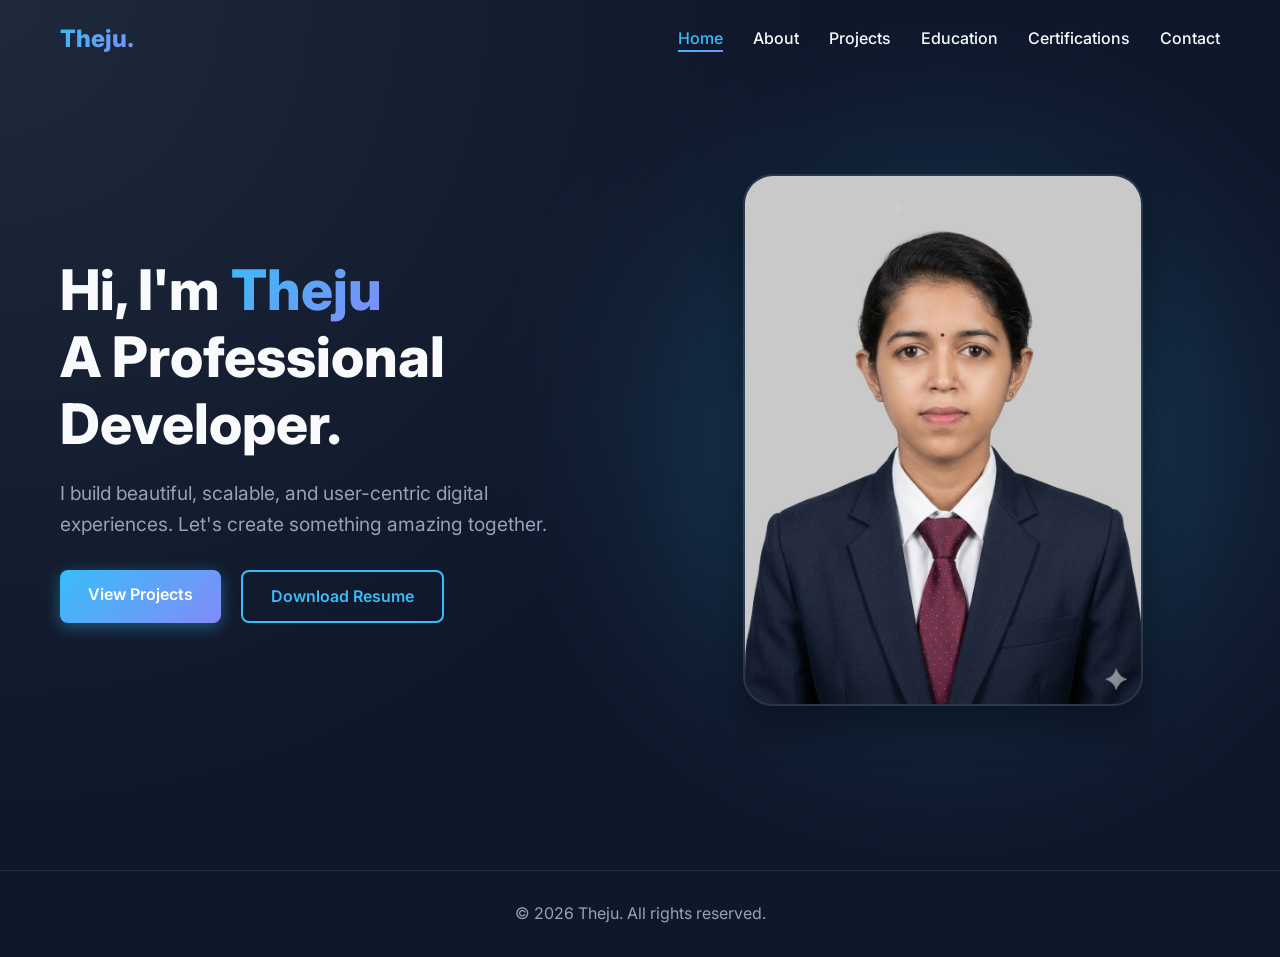
<file: index.html>
<!DOCTYPE html>
<html lang="en">
<head>
    <meta charset="UTF-8">
    <meta name="viewport" content="width=device-width, initial-scale=1.0">
    <title>Theju | Professional Portfolio</title>
    <meta name="description" content="Professional portfolio of Theju, showcasing projects, skills, and experience.">
    <link rel="stylesheet" href="styles.css">
    <style>
        .hero {
            display: flex;
            align-items: center;
            justify-content: space-between;
            min-height: calc(100vh - 80px);
            gap: 50px;
        }

        .hero-content {
            flex: 1;
        }

        .hero-title {
            font-size: 3.5rem;
            font-weight: 800;
            margin-bottom: 20px;
            line-height: 1.2;
        }

        .hero-title span {
            background: var(--accent-gradient);
            -webkit-background-clip: text;
            -webkit-text-fill-color: transparent;
        }

        .hero-subtitle {
            font-size: 1.2rem;
            color: var(--text-secondary);
            margin-bottom: 30px;
            max-width: 500px;
        }

        .hero-actions {
            display: flex;
            gap: 20px;
        }

        .hero-image {
            flex: 1;
            display: flex;
            justify-content: center;
            position: relative;
        }

        .hero-image img {
            width: 100%;
            max-width: 400px;
            border-radius: 30px;
            object-fit: cover;
            position: relative;
            z-index: 2;
            box-shadow: 0 20px 40px rgba(0, 0, 0, 0.4);
            border: 2px solid rgba(255, 255, 255, 0.1);
        }

        /* Decorative blur behind image */
        .hero-image::before {
            content: '';
            position: absolute;
            top: 50%;
            left: 50%;
            transform: translate(-50%, -50%);
            width: 100%;
            height: 100%;
            background: var(--accent-color);
            filter: blur(100px);
            opacity: 0.2;
            z-index: 1;
            border-radius: 50%;
        }

        @media (max-width: 900px) {
            .hero {
                flex-direction: column-reverse;
                text-align: center;
                padding-top: 50px;
            }
            .hero-subtitle {
                margin: 0 auto 30px;
            }
            .hero-actions {
                justify-content: center;
            }
            .hero-title {
                font-size: 2.5rem;
            }
        }
    </style>
</head>
<body>

    <!-- Navigation -->
    <nav class="navbar">
        <div class="container nav-content">
            <a href="index.html" class="logo">Theju.</a>
            <button class="mobile-menu-btn">☰</button>
            <ul class="nav-links">
                <li><a href="index.html">Home</a></li>
                <li><a href="about.html">About</a></li>
                <li><a href="projects.html">Projects</a></li>
                <li><a href="education.html">Education</a></li>
                <li><a href="certifications.html">Certifications</a></li>
                <li><a href="contact.html">Contact</a></li>
            </ul>
        </div>
    </nav>

    <!-- Main Content -->
    <main class="container">
        <section class="hero fade-in">
            <div class="hero-content">
                <h1 class="hero-title">Hi, I'm <span>Theju</span><br>A Professional<br>Developer.</h1>
                <p class="hero-subtitle">I build beautiful, scalable, and user-centric digital experiences. Let's create something amazing together.</p>
                <div class="hero-actions">
                    <a href="projects.html" class="btn btn-primary">View Projects</a>
                    <a href="assets/resume.pdf" download="Theju_Resume.pdf" class="btn btn-outline">Download Resume</a>
                </div>
            </div>
            <div class="hero-image">
                <img src="assets/profile.jpeg" alt="Theju Profile Photo">
            </div>
        </section>
    </main>

    <!-- Footer -->
    <footer>
        <div class="container">
            <p>&copy; 2026 Theju. All rights reserved.</p>
        </div>
    </footer>

    <script src="script.js"></script>
</body>
</html>
</file>
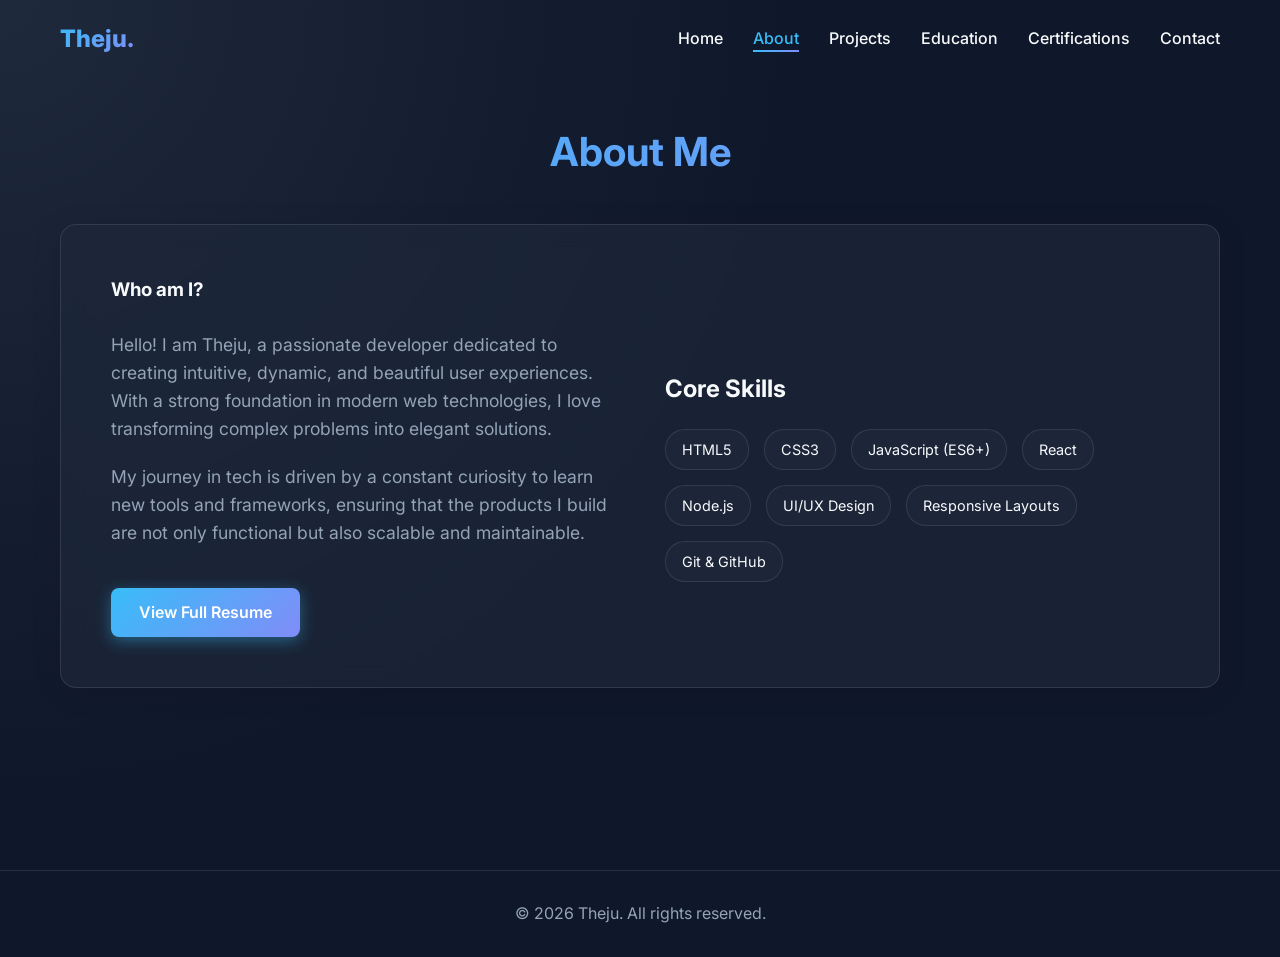
<file: about.html>
<!DOCTYPE html>
<html lang="en">
<head>
    <meta charset="UTF-8">
    <meta name="viewport" content="width=device-width, initial-scale=1.0">
    <title>About | Theju Portfolio</title>
    <meta name="description" content="About Theju - Professional background and skills.">
    <link rel="stylesheet" href="styles.css">
    <style>
        .about-grid {
            display: grid;
            grid-template-columns: 1fr 1fr;
            gap: 50px;
            align-items: center;
        }

        .about-text p {
            color: var(--text-secondary);
            margin-bottom: 20px;
            font-size: 1.1rem;
        }

        .skills-container {
            margin-top: 40px;
        }

        .skills-container h3 {
            margin-bottom: 20px;
            font-size: 1.5rem;
        }

        .skills-grid {
            display: flex;
            flex-wrap: wrap;
            gap: 15px;
        }

        .skill-tag {
            background: var(--card-bg);
            border: 1px solid var(--card-border);
            padding: 8px 16px;
            border-radius: 20px;
            font-size: 0.9rem;
            color: var(--text-primary);
            transition: all var(--transition-speed);
        }

        .skill-tag:hover {
            border-color: var(--accent-color);
            transform: translateY(-2px);
            box-shadow: 0 4px 10px rgba(56, 189, 248, 0.2);
        }

        .about-actions {
            margin-top: 40px;
        }

        @media (max-width: 900px) {
            .about-grid {
                grid-template-columns: 1fr;
            }
        }
    </style>
</head>
<body>

    <!-- Navigation -->
    <nav class="navbar">
        <div class="container nav-content">
            <a href="index.html" class="logo">Theju.</a>
            <button class="mobile-menu-btn">☰</button>
            <ul class="nav-links">
                <li><a href="index.html">Home</a></li>
                <li><a href="about.html">About</a></li>
                <li><a href="projects.html">Projects</a></li>
                <li><a href="education.html">Education</a></li>
                <li><a href="certifications.html">Certifications</a></li>
                <li><a href="contact.html">Contact</a></li>
            </ul>
        </div>
    </nav>

    <!-- Main Content -->
    <main class="container">
        <section class="fade-in">
            <h2 class="section-title">About Me</h2>
            <div class="about-grid glass-panel" style="padding: 50px;">
                <div class="about-text">
                    <h3>Who am I?</h3>
                    <br>
                    <p>Hello! I am Theju, a passionate developer dedicated to creating intuitive, dynamic, and beautiful user experiences. With a strong foundation in modern web technologies, I love transforming complex problems into elegant solutions.</p>
                    <p>My journey in tech is driven by a constant curiosity to learn new tools and frameworks, ensuring that the products I build are not only functional but also scalable and maintainable.</p>
                    
                    <div class="about-actions">
                        <a href="assets/resume.pdf" target="_blank" class="btn btn-primary">View Full Resume</a>
                    </div>
                </div>
                
                <div class="skills-container">
                    <h3>Core Skills</h3>
                    <div class="skills-grid">
                        <span class="skill-tag">HTML5</span>
                        <span class="skill-tag">CSS3</span>
                        <span class="skill-tag">JavaScript (ES6+)</span>
                        <span class="skill-tag">React</span>
                        <span class="skill-tag">Node.js</span>
                        <span class="skill-tag">UI/UX Design</span>
                        <span class="skill-tag">Responsive Layouts</span>
                        <span class="skill-tag">Git & GitHub</span>
                    </div>
                </div>
            </div>
        </section>
    </main>

    <!-- Footer -->
    <footer>
        <div class="container">
            <p>&copy; 2026 Theju. All rights reserved.</p>
        </div>
    </footer>

    <script src="script.js"></script>
</body>
</html>
</file>
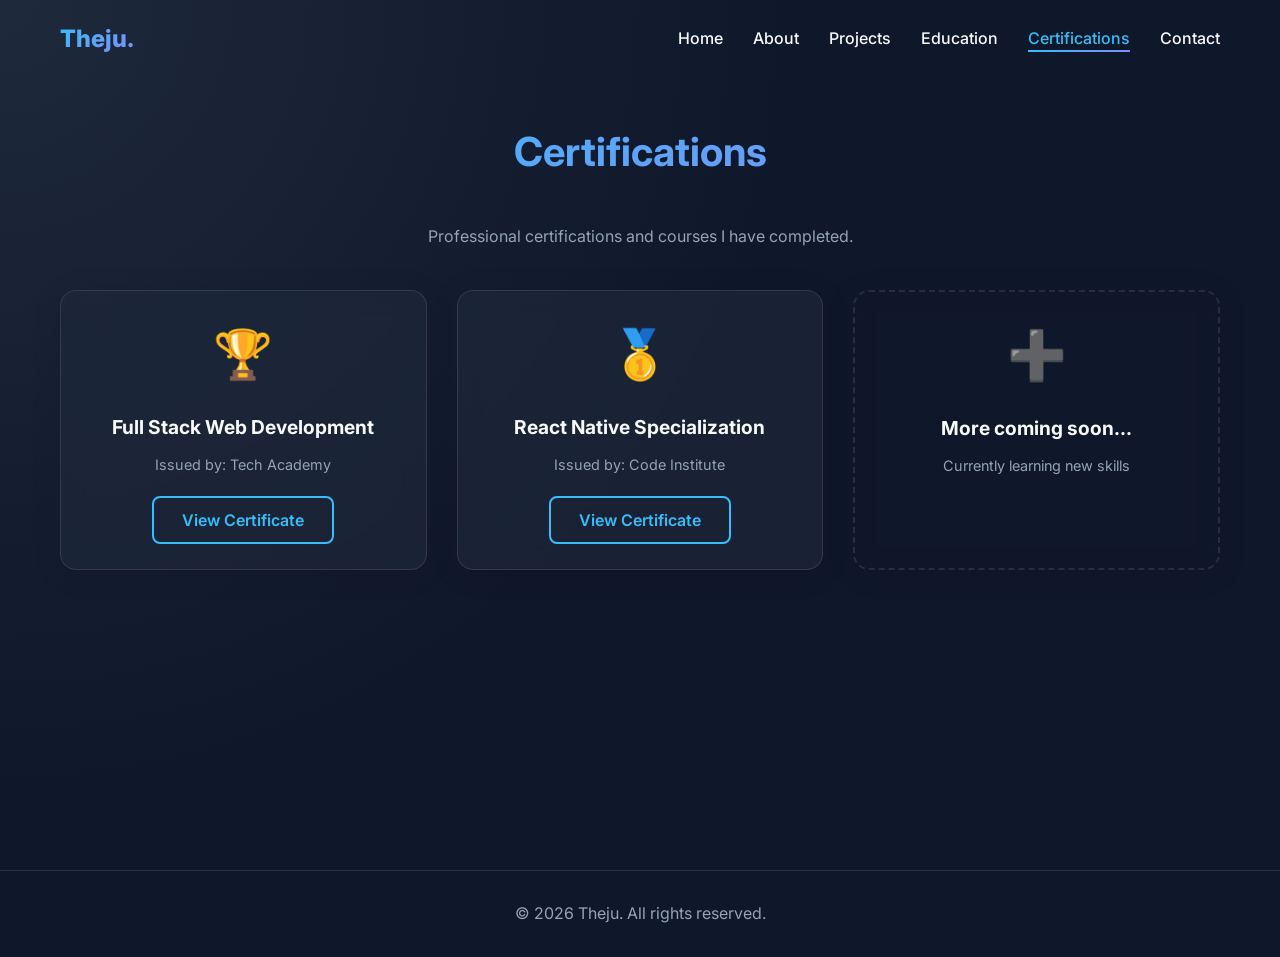
<file: certifications.html>
<!DOCTYPE html>
<html lang="en">
<head>
    <meta charset="UTF-8">
    <meta name="viewport" content="width=device-width, initial-scale=1.0">
    <title>Certifications | Theju Portfolio</title>
    <meta name="description" content="Certifications earned by Theju.">
    <link rel="stylesheet" href="styles.css">
    <style>
        .cert-grid {
            display: grid;
            grid-template-columns: repeat(auto-fit, minmax(280px, 1fr));
            gap: 30px;
            margin-top: 40px;
        }

        .cert-card {
            padding: 25px;
            text-align: center;
            transition: all var(--transition-speed);
        }

        .cert-card:hover {
            transform: translateY(-5px);
            border-color: var(--accent-color);
            box-shadow: 0 10px 30px rgba(56, 189, 248, 0.1);
        }

        .cert-icon {
            font-size: 3rem;
            margin-bottom: 20px;
            display: block;
        }

        .cert-title {
            font-size: 1.2rem;
            margin-bottom: 10px;
            color: var(--text-primary);
        }

        .cert-issuer {
            color: var(--text-secondary);
            font-size: 0.9rem;
            margin-bottom: 20px;
        }

        /* Modal Styles for viewing certificates */
        .modal {
            display: none;
            position: fixed;
            z-index: 2000;
            left: 0;
            top: 0;
            width: 100%;
            height: 100%;
            background-color: rgba(15, 23, 42, 0.9);
            backdrop-filter: blur(5px);
        }

        .modal-content {
            margin: auto;
            display: block;
            max-width: 90%;
            max-height: 90%;
            position: relative;
            top: 50%;
            transform: translateY(-50%);
            border-radius: 8px;
            box-shadow: 0 0 40px rgba(0,0,0,0.5);
        }

        .close-modal {
            position: absolute;
            top: 15px;
            right: 35px;
            color: #f1f1f1;
            font-size: 40px;
            font-weight: bold;
            cursor: pointer;
            z-index: 2001;
        }

        .close-modal:hover,
        .close-modal:focus {
            color: var(--accent-color);
            text-decoration: none;
            cursor: pointer;
        }
    </style>
</head>
<body>

    <!-- Navigation -->
    <nav class="navbar">
        <div class="container nav-content">
            <a href="index.html" class="logo">Theju.</a>
            <button class="mobile-menu-btn">☰</button>
            <ul class="nav-links">
                <li><a href="index.html">Home</a></li>
                <li><a href="about.html">About</a></li>
                <li><a href="projects.html">Projects</a></li>
                <li><a href="education.html">Education</a></li>
                <li><a href="certifications.html" class="active">Certifications</a></li>
                <li><a href="contact.html">Contact</a></li>
            </ul>
        </div>
    </nav>

    <!-- Main Content -->
    <main class="container">
        <section class="fade-in">
            <h2 class="section-title">Certifications</h2>
            <p style="text-align: center; color: var(--text-secondary); margin-bottom: 40px;">Professional certifications and courses I have completed.</p>
            
            <div class="cert-grid">
                <!-- Certification Placeholder 1 -->
                <div class="cert-card glass-panel">
                    <span class="cert-icon">🏆</span>
                    <h3 class="cert-title">Full Stack Web Development</h3>
                    <p class="cert-issuer">Issued by: Tech Academy</p>
                    <!-- Update 'data-src' with actual certificate image path later -->
                    <button class="btn btn-outline view-cert-btn" data-src="assets/cert_placeholder.jpg">View Certificate</button>
                </div>

                <!-- Certification Placeholder 2 -->
                <div class="cert-card glass-panel">
                    <span class="cert-icon">🥇</span>
                    <h3 class="cert-title">React Native Specialization</h3>
                    <p class="cert-issuer">Issued by: Code Institute</p>
                    <button class="btn btn-outline view-cert-btn" data-src="assets/cert_placeholder.jpg">View Certificate</button>
                </div>
                
                <!-- Certification Placeholder 3 -->
                <div class="cert-card glass-panel" style="border: 2px dashed var(--card-border); background: transparent;">
                    <span class="cert-icon">➕</span>
                    <h3 class="cert-title">More coming soon...</h3>
                    <p class="cert-issuer">Currently learning new skills</p>
                </div>
            </div>
        </section>
    </main>

    <!-- Certificate Modal -->
    <div id="certModal" class="modal">
        <span class="close-modal">&times;</span>
        <img class="modal-content" id="modalImg" alt="Certificate">
    </div>

    <!-- Footer -->
    <footer>
        <div class="container">
            <p>&copy; 2026 Theju. All rights reserved.</p>
        </div>
    </footer>

    <script src="script.js"></script>
    <script>
        // Modal Logic
        const modal = document.getElementById("certModal");
        const modalImg = document.getElementById("modalImg");
        const btns = document.querySelectorAll(".view-cert-btn");
        const span = document.getElementsByClassName("close-modal")[0];

        btns.forEach(btn => {
            btn.addEventListener('click', function() {
                // To prevent broken image icon before actual certs are added:
                // modal.style.display = "block";
                // modalImg.src = this.getAttribute('data-src');
                alert("Certificate viewing feature is ready! Add your certificate images to the 'assets' folder and update the data-src attribute.");
            });
        });

        span.onclick = function() {
            modal.style.display = "none";
        }

        window.onclick = function(event) {
            if (event.target == modal) {
                modal.style.display = "none";
            }
        }
    </script>
</body>
</html>
</file>
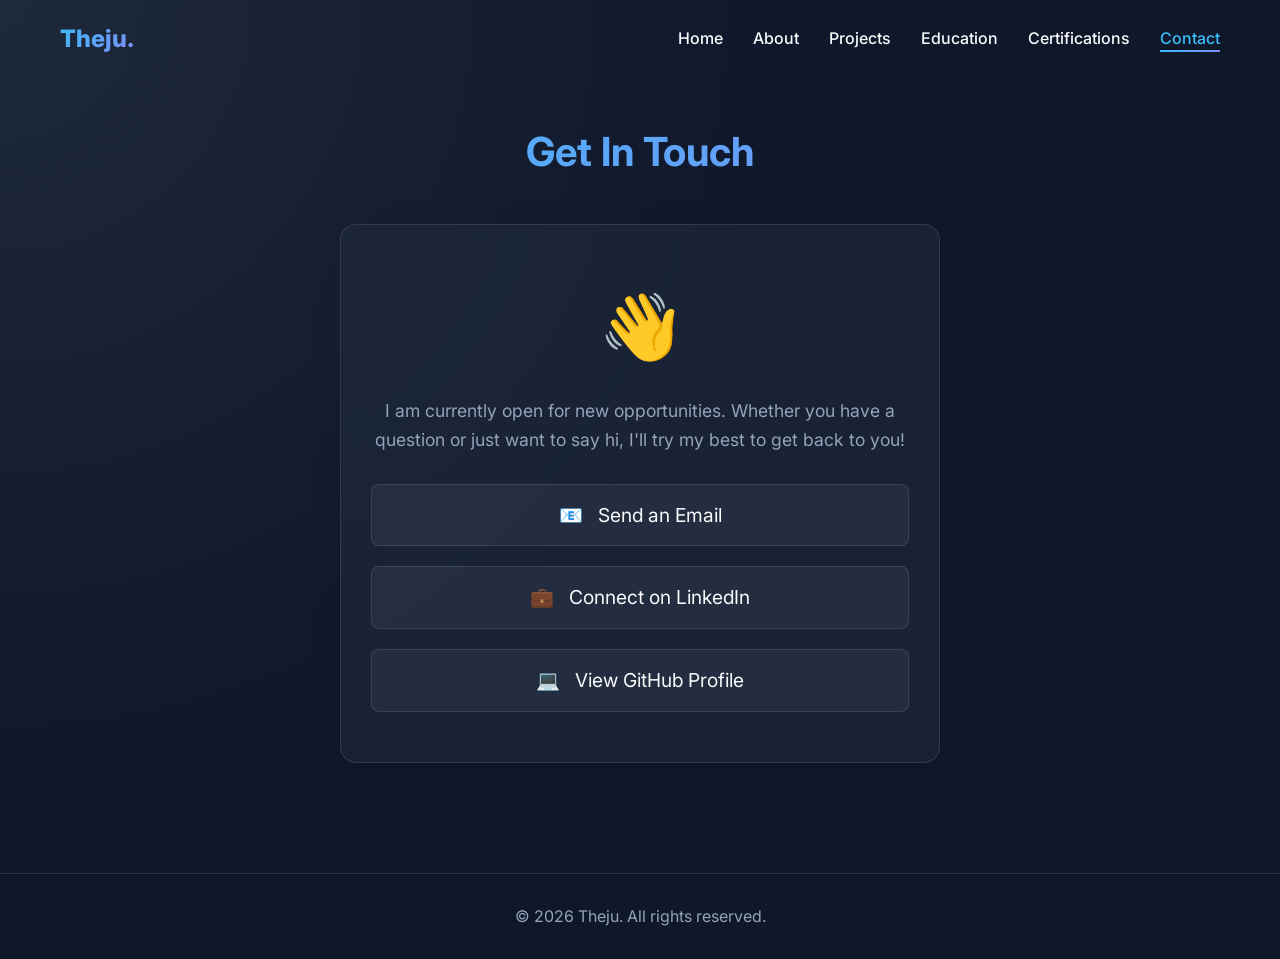
<file: contact.html>
<!DOCTYPE html>
<html lang="en">
<head>
    <meta charset="UTF-8">
    <meta name="viewport" content="width=device-width, initial-scale=1.0">
    <title>Contact | Theju Portfolio</title>
    <meta name="description" content="Contact Theju for opportunities and collaboration.">
    <link rel="stylesheet" href="styles.css">
    <style>
        .contact-container {
            max-width: 600px;
            margin: 0 auto;
            text-align: center;
        }

        .contact-panel {
            padding: 50px 30px;
        }

        .contact-icon {
            font-size: 4rem;
            margin-bottom: 20px;
            display: block;
        }

        .contact-desc {
            color: var(--text-secondary);
            margin-bottom: 30px;
            font-size: 1.1rem;
        }

        .contact-links {
            display: flex;
            flex-direction: column;
            gap: 20px;
            align-items: center;
        }

        .contact-item {
            display: flex;
            align-items: center;
            gap: 15px;
            color: var(--text-primary);
            text-decoration: none;
            font-size: 1.2rem;
            transition: color var(--transition-speed);
            padding: 15px 30px;
            background: rgba(255, 255, 255, 0.05);
            border-radius: 8px;
            width: 100%;
            justify-content: center;
            border: 1px solid var(--card-border);
        }

        .contact-item:hover {
            color: var(--accent-color);
            border-color: var(--accent-color);
            background: rgba(56, 189, 248, 0.1);
        }
    </style>
</head>
<body>

    <!-- Navigation -->
    <nav class="navbar">
        <div class="container nav-content">
            <a href="index.html" class="logo">Theju.</a>
            <button class="mobile-menu-btn">☰</button>
            <ul class="nav-links">
                <li><a href="index.html">Home</a></li>
                <li><a href="about.html">About</a></li>
                <li><a href="projects.html">Projects</a></li>
                <li><a href="education.html">Education</a></li>
                <li><a href="certifications.html">Certifications</a></li>
                <li><a href="contact.html" class="active">Contact</a></li>
            </ul>
        </div>
    </nav>

    <!-- Main Content -->
    <main class="container">
        <section class="fade-in">
            <h2 class="section-title">Get In Touch</h2>
            
            <div class="contact-container">
                <div class="contact-panel glass-panel">
                    <span class="contact-icon">👋</span>
                    <p class="contact-desc">I am currently open for new opportunities. Whether you have a question or just want to say hi, I'll try my best to get back to you!</p>
                    
                    <div class="contact-links">
                        <a href="mailto:hello@example.com" class="contact-item">
                            <span>📧</span> Send an Email
                        </a>
                        <a href="https://linkedin.com" target="_blank" class="contact-item">
                            <span>💼</span> Connect on LinkedIn
                        </a>
                        <a href="https://github.com" target="_blank" class="contact-item">
                            <span>💻</span> View GitHub Profile
                        </a>
                    </div>
                </div>
            </div>
        </section>
    </main>

    <!-- Footer -->
    <footer>
        <div class="container">
            <p>&copy; 2026 Theju. All rights reserved.</p>
        </div>
    </footer>

    <script src="script.js"></script>
</body>
</html>
</file>
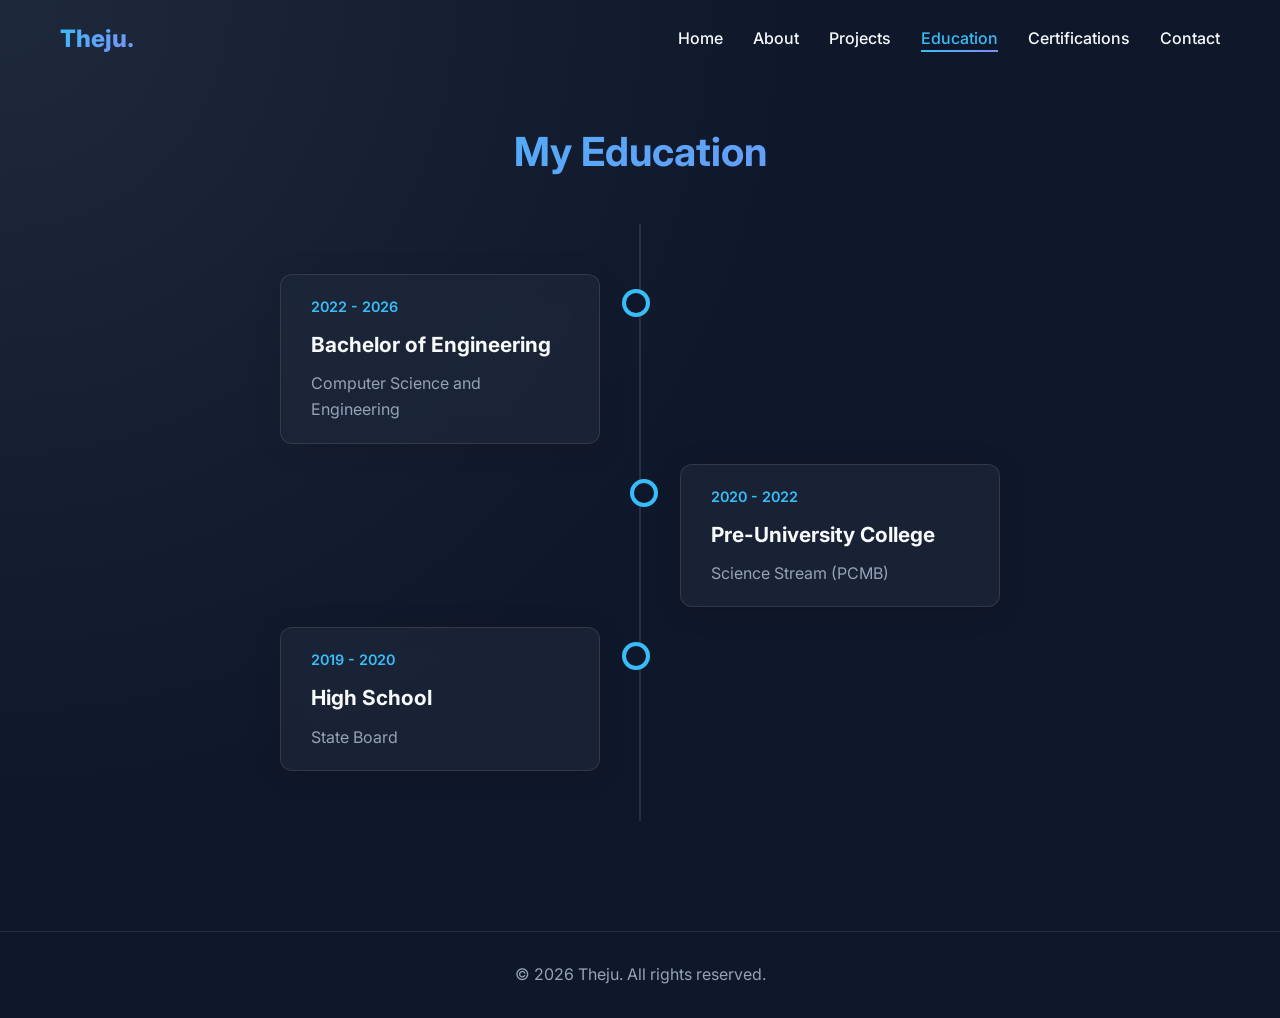
<file: education.html>
<!DOCTYPE html>
<html lang="en">
<head>
    <meta charset="UTF-8">
    <meta name="viewport" content="width=device-width, initial-scale=1.0">
    <title>Education | Theju Portfolio</title>
    <meta name="description" content="Educational background of Theju.">
    <link rel="stylesheet" href="styles.css">
    <style>
        .timeline {
            position: relative;
            max-width: 800px;
            margin: 0 auto;
            padding: 40px 0;
        }

        .timeline::after {
            content: '';
            position: absolute;
            width: 2px;
            background: var(--card-border);
            top: 0;
            bottom: 0;
            left: 50%;
            margin-left: -1px;
        }

        .timeline-item {
            padding: 10px 40px;
            position: relative;
            background-color: inherit;
            width: 50%;
        }

        .timeline-item.left {
            left: 0;
        }

        .timeline-item.right {
            left: 50%;
        }

        .timeline-item::after {
            content: '';
            position: absolute;
            width: 20px;
            height: 20px;
            right: -10px;
            background-color: var(--bg-color);
            border: 4px solid var(--accent-color);
            top: 25px;
            border-radius: 50%;
            z-index: 1;
        }

        .timeline-item.right::after {
            left: -10px;
        }

        .timeline-content {
            padding: 20px 30px;
            position: relative;
            border-radius: 12px;
        }

        .timeline-date {
            color: var(--accent-color);
            font-weight: 600;
            font-size: 0.9rem;
            margin-bottom: 10px;
            display: block;
        }

        .timeline-title {
            font-size: 1.3rem;
            margin-bottom: 10px;
        }

        .timeline-subtitle {
            color: var(--text-secondary);
            font-size: 1rem;
        }

        @media (max-width: 768px) {
            .timeline::after {
                left: 31px;
            }
            .timeline-item {
                width: 100%;
                padding-left: 70px;
                padding-right: 25px;
            }
            .timeline-item.right {
                left: 0;
            }
            .timeline-item::after {
                left: 21px;
            }
        }
    </style>
</head>
<body>

    <!-- Navigation -->
    <nav class="navbar">
        <div class="container nav-content">
            <a href="index.html" class="logo">Theju.</a>
            <button class="mobile-menu-btn">☰</button>
            <ul class="nav-links">
                <li><a href="index.html">Home</a></li>
                <li><a href="about.html">About</a></li>
                <li><a href="projects.html">Projects</a></li>
                <li><a href="education.html" class="active">Education</a></li>
                <li><a href="certifications.html">Certifications</a></li>
                <li><a href="contact.html">Contact</a></li>
            </ul>
        </div>
    </nav>

    <!-- Main Content -->
    <main class="container">
        <section class="fade-in">
            <h2 class="section-title">My Education</h2>
            
            <div class="timeline">
                <div class="timeline-item left">
                    <div class="timeline-content glass-panel">
                        <span class="timeline-date">2022 - 2026</span>
                        <h3 class="timeline-title">Bachelor of Engineering</h3>
                        <p class="timeline-subtitle">Computer Science and Engineering</p>
                    </div>
                </div>
                <div class="timeline-item right">
                    <div class="timeline-content glass-panel">
                        <span class="timeline-date">2020 - 2022</span>
                        <h3 class="timeline-title">Pre-University College</h3>
                        <p class="timeline-subtitle">Science Stream (PCMB)</p>
                    </div>
                </div>
                <div class="timeline-item left">
                    <div class="timeline-content glass-panel">
                        <span class="timeline-date">2019 - 2020</span>
                        <h3 class="timeline-title">High School</h3>
                        <p class="timeline-subtitle">State Board</p>
                    </div>
                </div>
            </div>
        </section>
    </main>

    <!-- Footer -->
    <footer>
        <div class="container">
            <p>&copy; 2026 Theju. All rights reserved.</p>
        </div>
    </footer>

    <script src="script.js"></script>
</body>
</html>
</file>
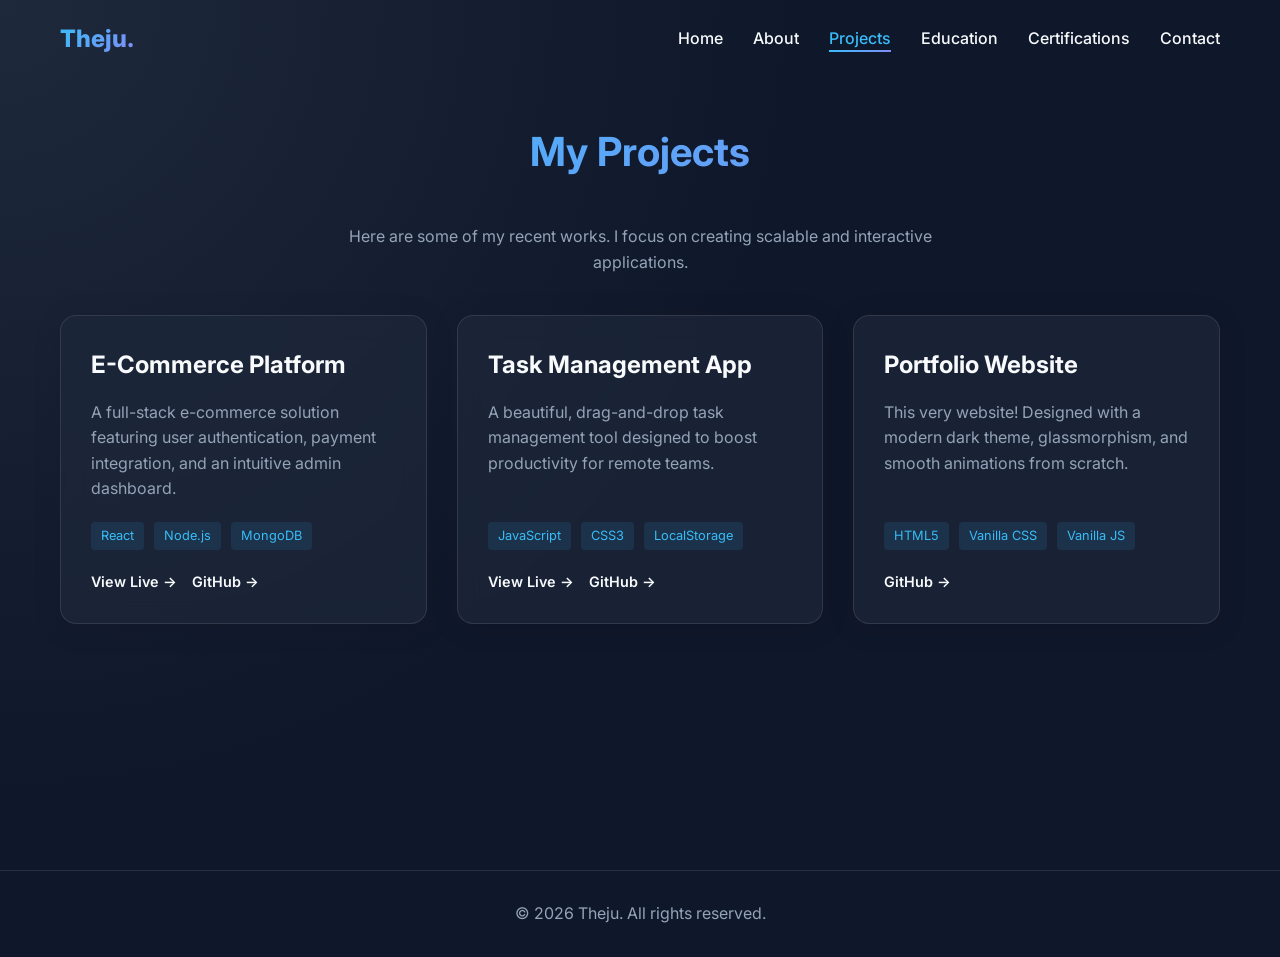
<file: projects.html>
<!DOCTYPE html>
<html lang="en">
<head>
    <meta charset="UTF-8">
    <meta name="viewport" content="width=device-width, initial-scale=1.0">
    <title>Projects | Theju Portfolio</title>
    <meta name="description" content="Projects developed by Theju.">
    <link rel="stylesheet" href="styles.css">
    <style>
        .projects-grid {
            display: grid;
            grid-template-columns: repeat(auto-fit, minmax(300px, 1fr));
            gap: 30px;
            margin-top: 40px;
        }

        .project-card {
            padding: 30px;
            transition: all var(--transition-speed);
            display: flex;
            flex-direction: column;
            height: 100%;
        }

        .project-card:hover {
            transform: translateY(-10px);
            box-shadow: 0 10px 30px rgba(56, 189, 248, 0.15);
            border-color: rgba(56, 189, 248, 0.5);
        }

        .project-title {
            font-size: 1.5rem;
            margin-bottom: 15px;
            color: var(--text-primary);
        }

        .project-desc {
            color: var(--text-secondary);
            margin-bottom: 20px;
            flex-grow: 1;
        }

        .project-tags {
            display: flex;
            gap: 10px;
            margin-bottom: 20px;
            flex-wrap: wrap;
        }

        .project-tag {
            font-size: 0.8rem;
            color: var(--accent-color);
            background: rgba(56, 189, 248, 0.1);
            padding: 4px 10px;
            border-radius: 4px;
        }

        .project-links {
            display: flex;
            gap: 15px;
        }

        .project-link {
            color: var(--text-primary);
            text-decoration: none;
            font-size: 0.9rem;
            font-weight: 600;
            display: flex;
            align-items: center;
            gap: 5px;
            transition: color var(--transition-speed);
        }

        .project-link:hover {
            color: var(--accent-color);
        }
    </style>
</head>
<body>

    <!-- Navigation -->
    <nav class="navbar">
        <div class="container nav-content">
            <a href="index.html" class="logo">Theju.</a>
            <button class="mobile-menu-btn">☰</button>
            <ul class="nav-links">
                <li><a href="index.html">Home</a></li>
                <li><a href="about.html">About</a></li>
                <li><a href="projects.html" class="active">Projects</a></li>
                <li><a href="education.html">Education</a></li>
                <li><a href="certifications.html">Certifications</a></li>
                <li><a href="contact.html">Contact</a></li>
            </ul>
        </div>
    </nav>

    <!-- Main Content -->
    <main class="container">
        <section class="fade-in">
            <h2 class="section-title">My Projects</h2>
            <p style="text-align: center; color: var(--text-secondary); max-width: 600px; margin: 0 auto;">Here are some of my recent works. I focus on creating scalable and interactive applications.</p>
            
            <div class="projects-grid">
                <!-- Project 1 -->
                <div class="project-card glass-panel">
                    <h3 class="project-title">E-Commerce Platform</h3>
                    <p class="project-desc">A full-stack e-commerce solution featuring user authentication, payment integration, and an intuitive admin dashboard.</p>
                    <div class="project-tags">
                        <span class="project-tag">React</span>
                        <span class="project-tag">Node.js</span>
                        <span class="project-tag">MongoDB</span>
                    </div>
                    <div class="project-links">
                        <a href="#" class="project-link">View Live →</a>
                        <a href="#" class="project-link">GitHub →</a>
                    </div>
                </div>

                <!-- Project 2 -->
                <div class="project-card glass-panel">
                    <h3 class="project-title">Task Management App</h3>
                    <p class="project-desc">A beautiful, drag-and-drop task management tool designed to boost productivity for remote teams.</p>
                    <div class="project-tags">
                        <span class="project-tag">JavaScript</span>
                        <span class="project-tag">CSS3</span>
                        <span class="project-tag">LocalStorage</span>
                    </div>
                    <div class="project-links">
                        <a href="#" class="project-link">View Live →</a>
                        <a href="#" class="project-link">GitHub →</a>
                    </div>
                </div>

                <!-- Project 3 -->
                <div class="project-card glass-panel">
                    <h3 class="project-title">Portfolio Website</h3>
                    <p class="project-desc">This very website! Designed with a modern dark theme, glassmorphism, and smooth animations from scratch.</p>
                    <div class="project-tags">
                        <span class="project-tag">HTML5</span>
                        <span class="project-tag">Vanilla CSS</span>
                        <span class="project-tag">Vanilla JS</span>
                    </div>
                    <div class="project-links">
                        <a href="#" class="project-link">GitHub →</a>
                    </div>
                </div>
            </div>
        </section>
    </main>

    <!-- Footer -->
    <footer>
        <div class="container">
            <p>&copy; 2026 Theju. All rights reserved.</p>
        </div>
    </footer>

    <script src="script.js"></script>
</body>
</html>
</file>
<file: styles.css>
@import url('https://fonts.googleapis.com/css2?family=Inter:wght@300;400;500;600;700;800&display=swap');

:root {
    --bg-color: #0F172A; /* Slate 900 */
    --card-bg: rgba(30, 41, 59, 0.7); /* Slate 800 with opacity */
    --card-border: rgba(255, 255, 255, 0.1);
    --text-primary: #F8FAFC; /* Slate 50 */
    --text-secondary: #94A3B8; /* Slate 400 */
    --accent-color: #38BDF8; /* Light Blue 400 */
    --accent-gradient: linear-gradient(135deg, #38BDF8, #818CF8);
    --transition-speed: 0.3s;
}

* {
    margin: 0;
    padding: 0;
    box-sizing: border-box;
}

body {
    font-family: 'Inter', sans-serif;
    background-color: var(--bg-color);
    color: var(--text-primary);
    line-height: 1.6;
    overflow-x: hidden;
    /* Subtle animated background gradient */
    background: radial-gradient(circle at top left, #1E293B 0%, #0F172A 50%, #0F172A 100%);
    min-height: 100vh;
}

/* Glassmorphism utilities */
.glass-panel {
    background: var(--card-bg);
    backdrop-filter: blur(12px);
    -webkit-backdrop-filter: blur(12px);
    border: 1px solid var(--card-border);
    border-radius: 16px;
    box-shadow: 0 4px 30px rgba(0, 0, 0, 0.1);
}

/* Layout */
.container {
    max-width: 1200px;
    margin: 0 auto;
    padding: 0 20px;
}

/* Navbar */
.navbar {
    position: fixed;
    top: 0;
    width: 100%;
    z-index: 1000;
    padding: 20px 0;
    transition: all var(--transition-speed);
}

.navbar.scrolled {
    background: rgba(15, 23, 42, 0.9);
    backdrop-filter: blur(10px);
    padding: 15px 0;
    box-shadow: 0 4px 20px rgba(0, 0, 0, 0.5);
}

.nav-content {
    display: flex;
    justify-content: space-between;
    align-items: center;
}

.logo {
    font-size: 1.5rem;
    font-weight: 800;
    color: var(--text-primary);
    text-decoration: none;
    background: var(--accent-gradient);
    -webkit-background-clip: text;
    -webkit-text-fill-color: transparent;
}

.nav-links {
    display: flex;
    gap: 30px;
    list-style: none;
}

.nav-links a {
    color: var(--text-primary);
    text-decoration: none;
    font-weight: 500;
    font-size: 1rem;
    position: relative;
    transition: color var(--transition-speed);
}

.nav-links a:hover,
.nav-links a.active {
    color: var(--accent-color);
}

.nav-links a::after {
    content: '';
    position: absolute;
    width: 0;
    height: 2px;
    bottom: -4px;
    left: 0;
    background: var(--accent-gradient);
    transition: width var(--transition-speed);
}

.nav-links a:hover::after,
.nav-links a.active::after {
    width: 100%;
}

.mobile-menu-btn {
    display: none;
    background: none;
    border: none;
    color: var(--text-primary);
    font-size: 1.5rem;
    cursor: pointer;
}

/* Buttons */
.btn {
    display: inline-block;
    padding: 12px 28px;
    border-radius: 8px;
    font-weight: 600;
    text-decoration: none;
    transition: all var(--transition-speed);
    cursor: pointer;
    border: none;
    font-family: inherit;
    font-size: 1rem;
}

.btn-primary {
    background: var(--accent-gradient);
    color: white;
    box-shadow: 0 4px 15px rgba(56, 189, 248, 0.4);
}

.btn-primary:hover {
    transform: translateY(-2px);
    box-shadow: 0 6px 20px rgba(56, 189, 248, 0.6);
}

.btn-outline {
    background: transparent;
    color: var(--accent-color);
    border: 2px solid var(--accent-color);
}

.btn-outline:hover {
    background: rgba(56, 189, 248, 0.1);
    transform: translateY(-2px);
}

/* Page Common Styles */
section {
    padding: 120px 0 60px;
    min-height: calc(100vh - 80px);
}

.section-title {
    font-size: 2.5rem;
    font-weight: 700;
    margin-bottom: 40px;
    text-align: center;
    background: var(--accent-gradient);
    -webkit-background-clip: text;
    -webkit-text-fill-color: transparent;
}

/* Footer */
footer {
    text-align: center;
    padding: 30px 0;
    color: var(--text-secondary);
    border-top: 1px solid var(--card-border);
    margin-top: 50px;
}

/* Animations */
.fade-in {
    opacity: 0;
    transform: translateY(20px);
    transition: opacity 0.8s ease, transform 0.8s ease;
}

.fade-in.visible {
    opacity: 1;
    transform: translateY(0);
}

/* Responsive */
@media (max-width: 768px) {
    .nav-links {
        display: none;
        position: absolute;
        top: 100%;
        left: 0;
        width: 100%;
        flex-direction: column;
        background: var(--bg-color);
        padding: 20px;
        gap: 20px;
        text-align: center;
        border-bottom: 1px solid var(--card-border);
    }

    .nav-links.active {
        display: flex;
    }

    .mobile-menu-btn {
        display: block;
    }

    section {
        padding: 100px 0 40px;
    }
}
</file>
